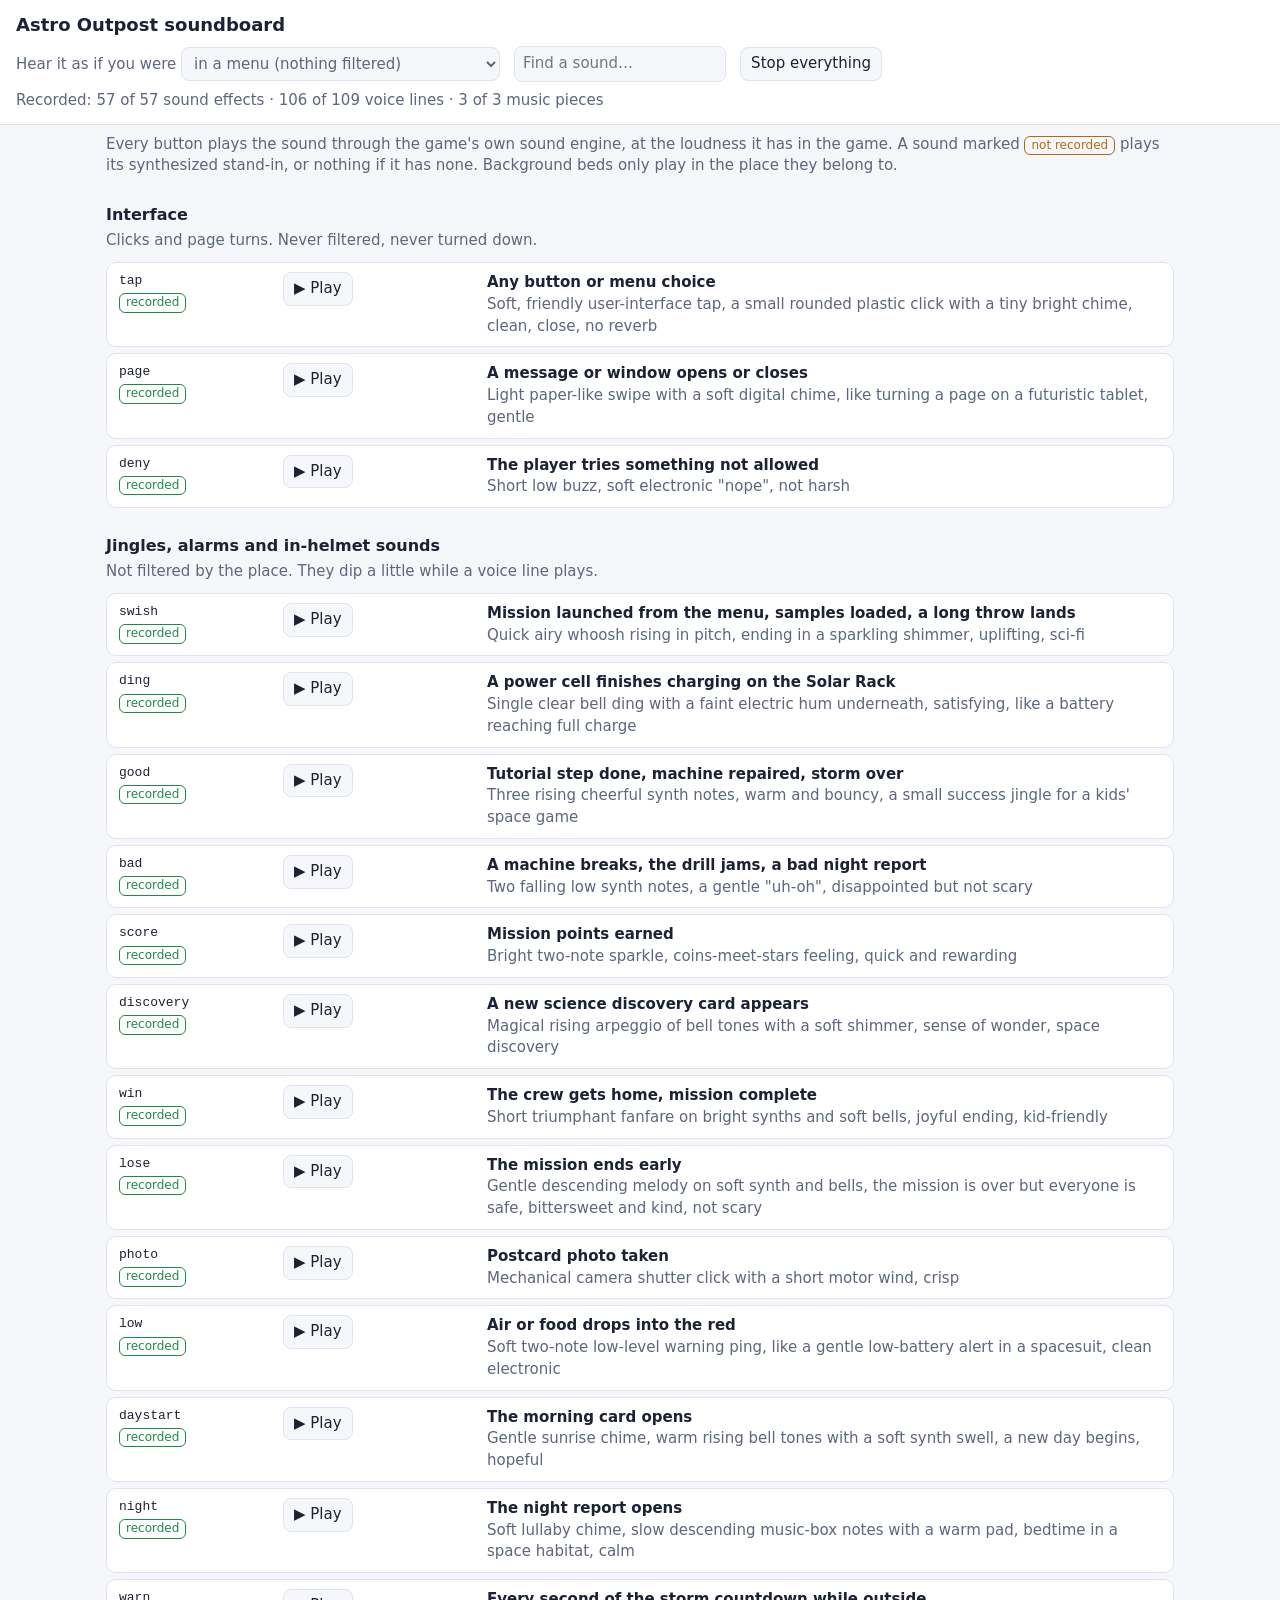
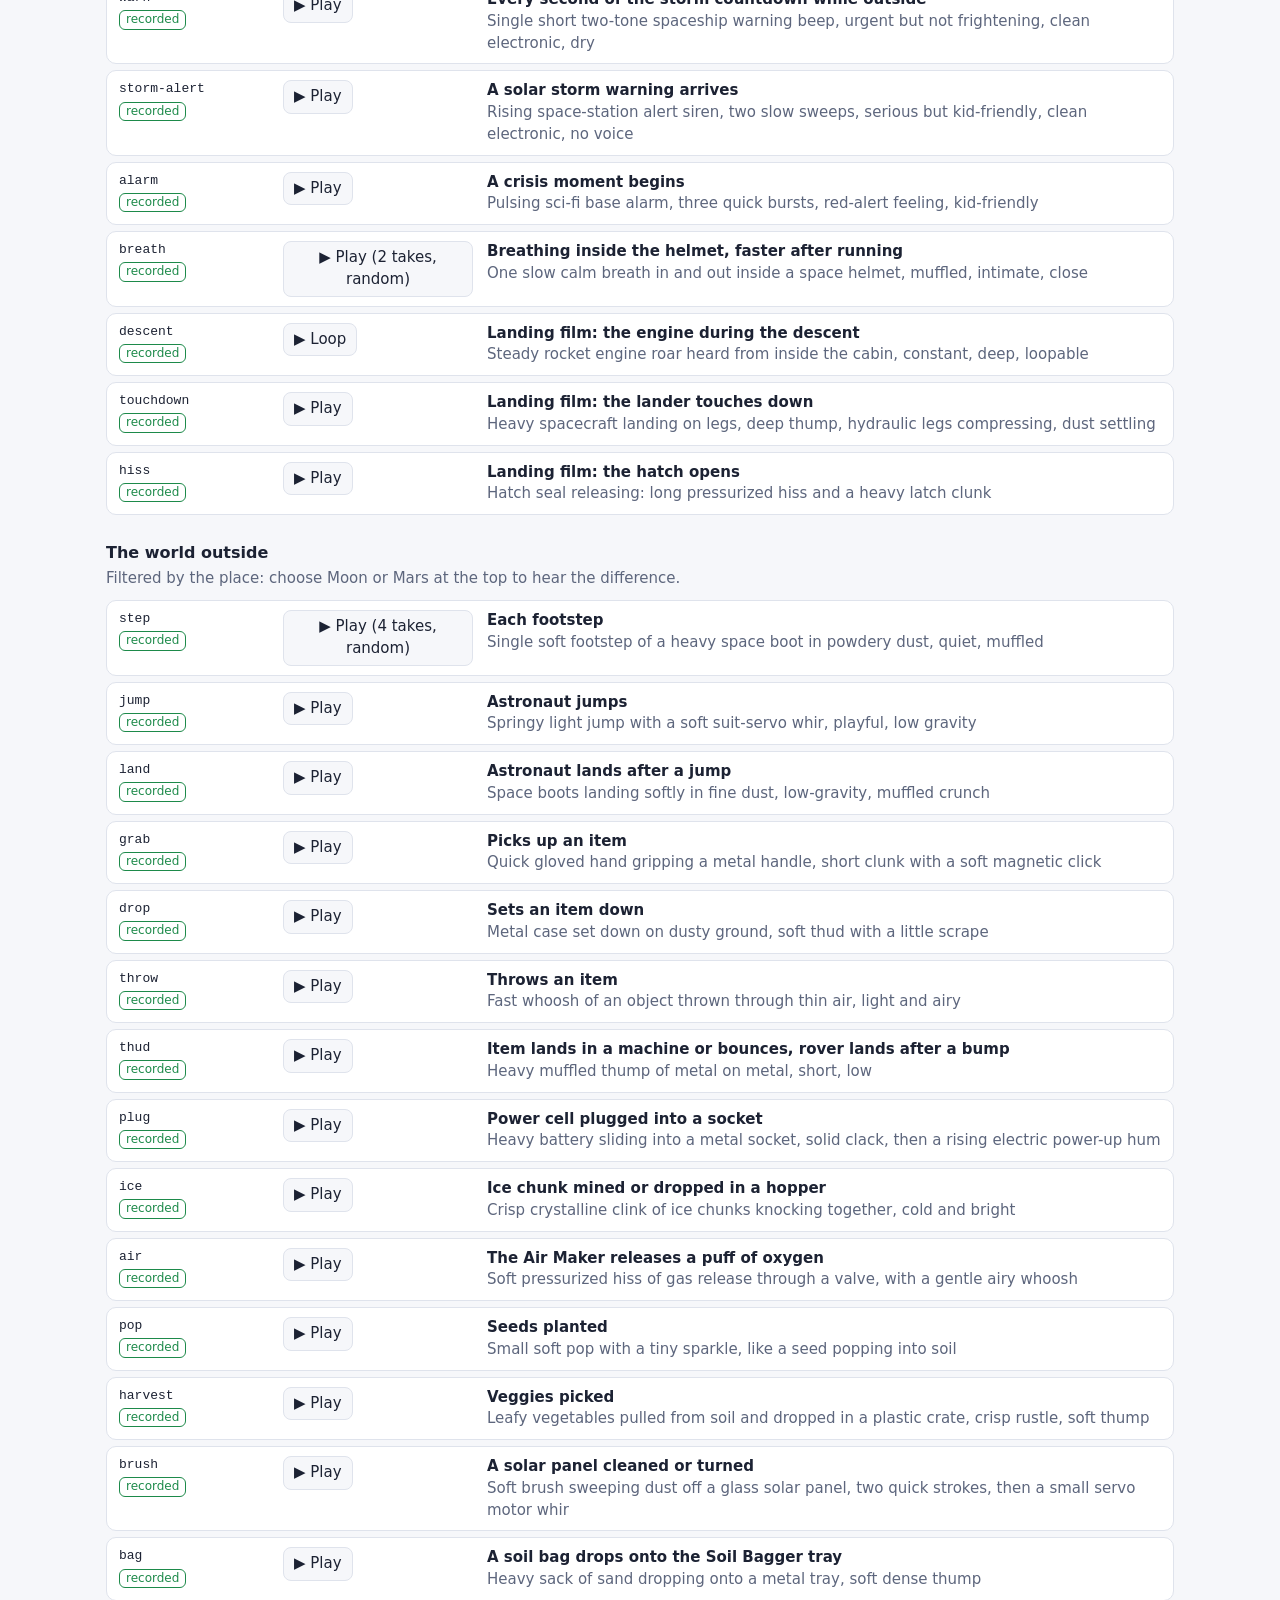
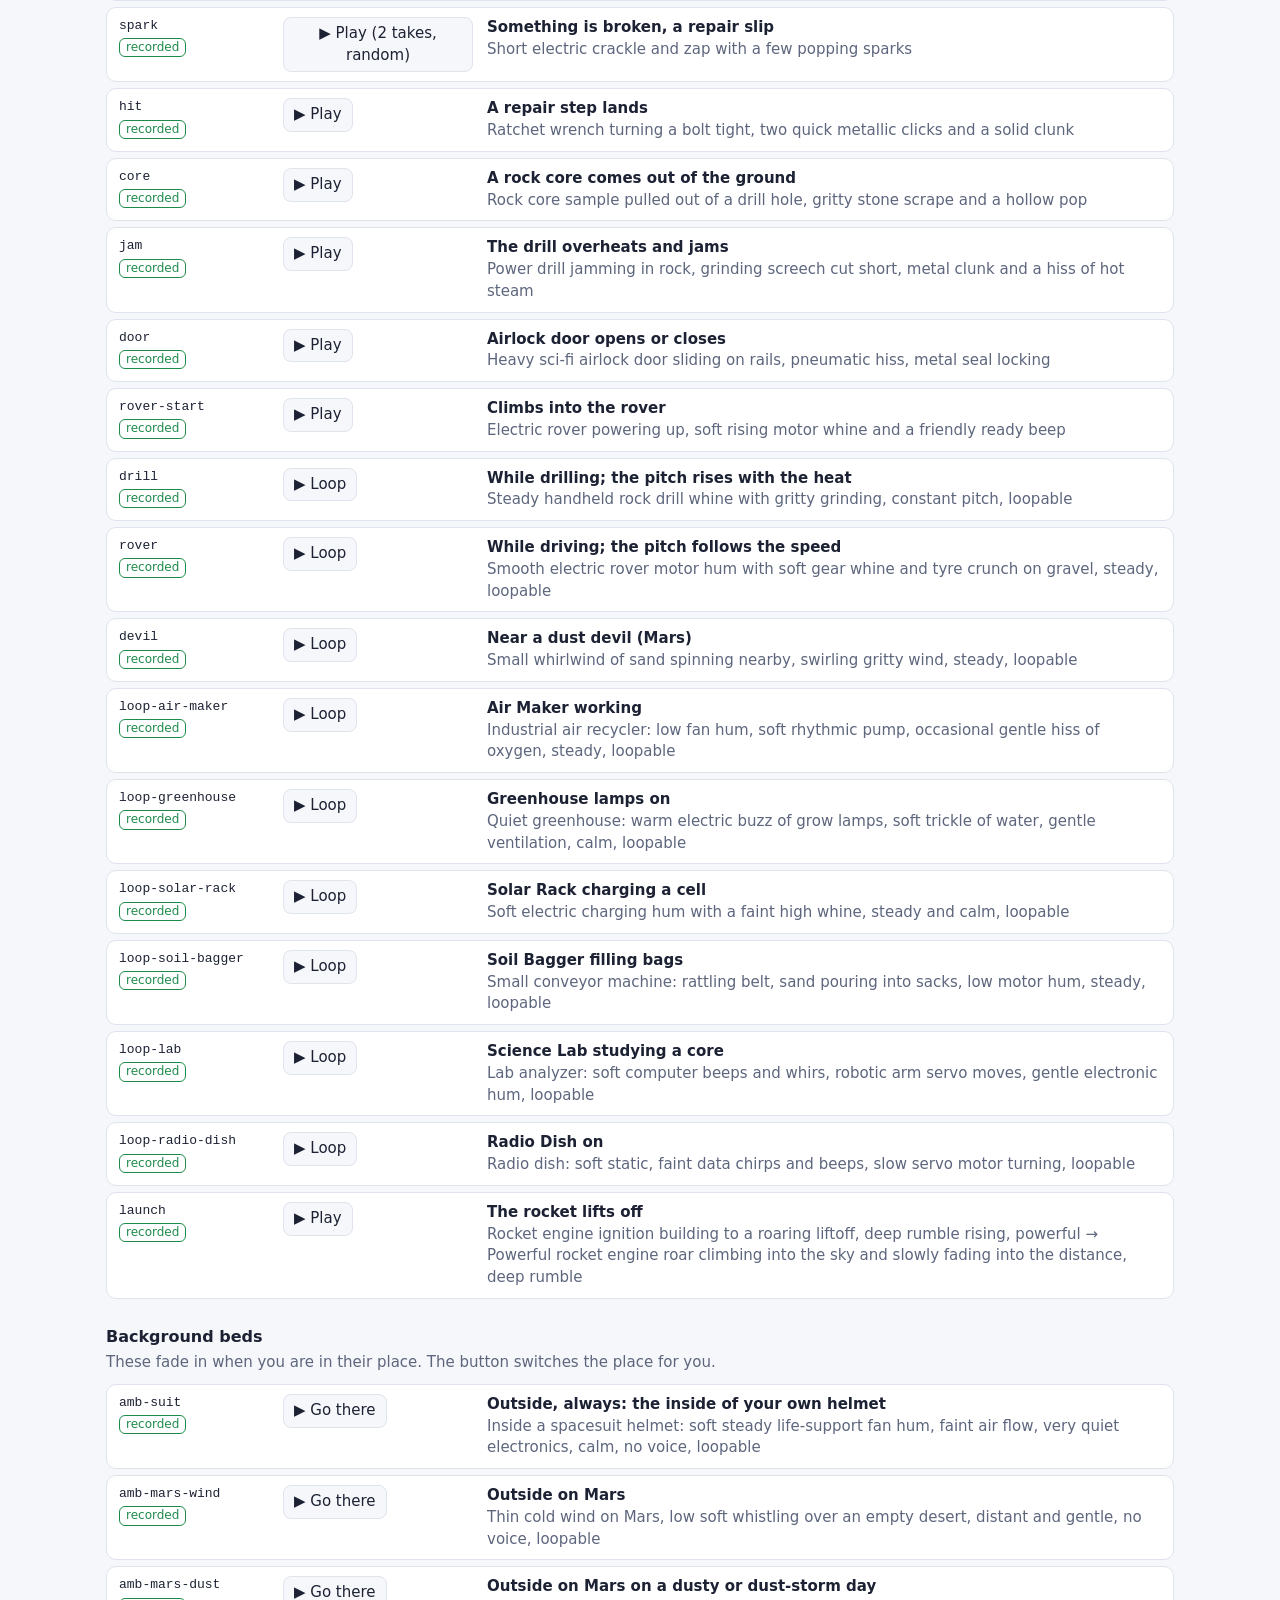
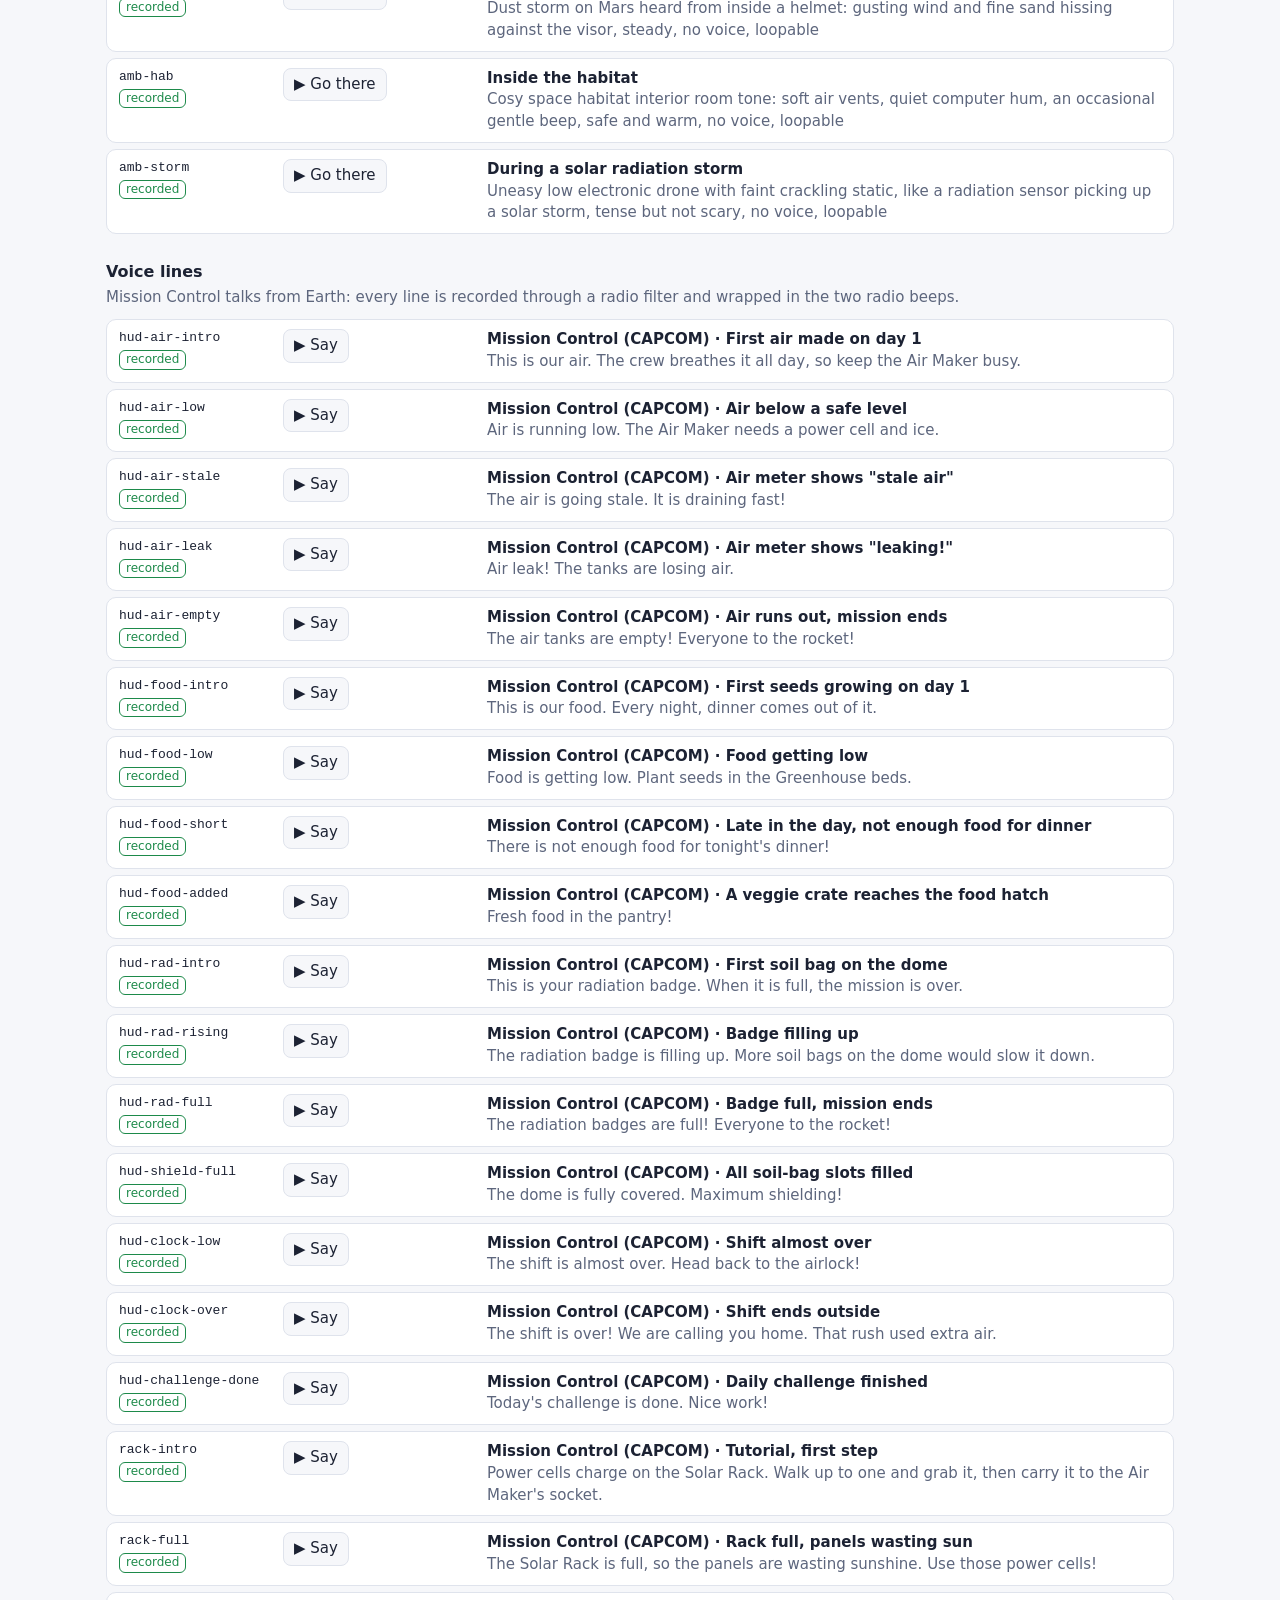
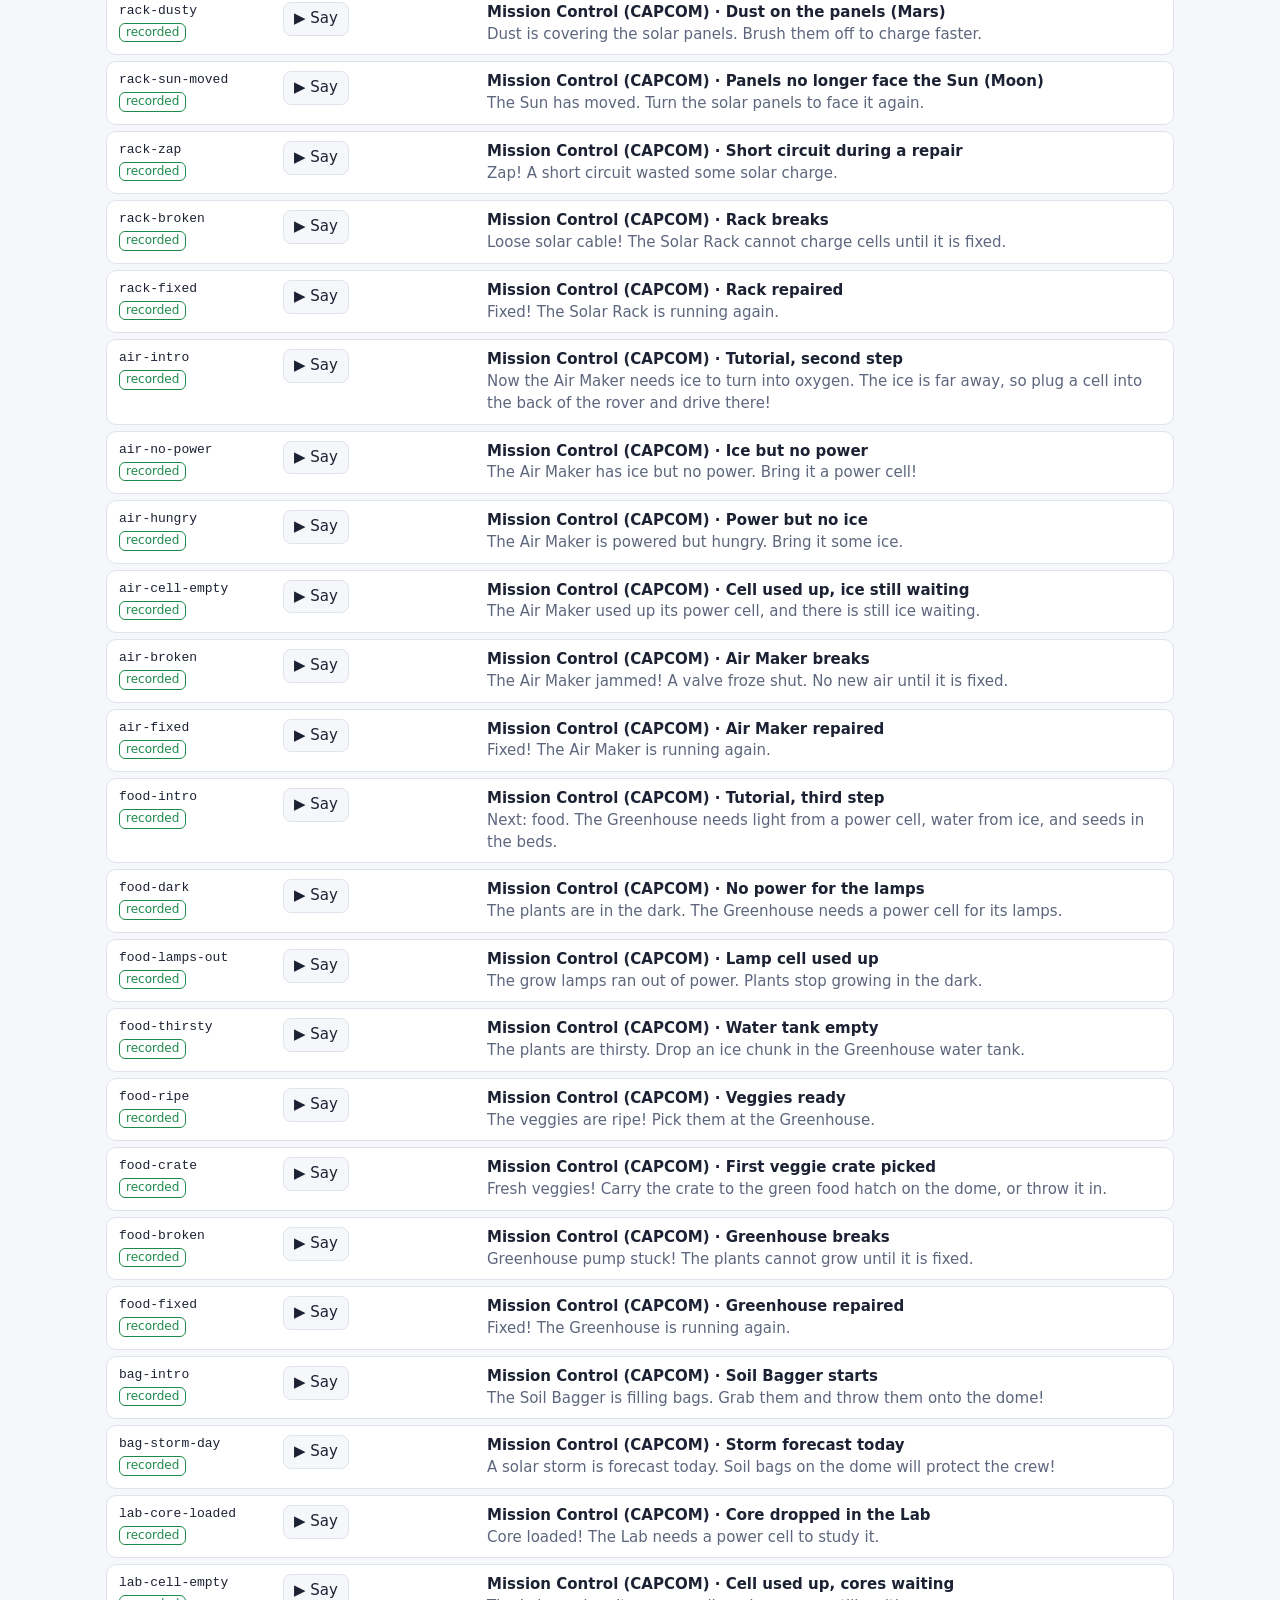
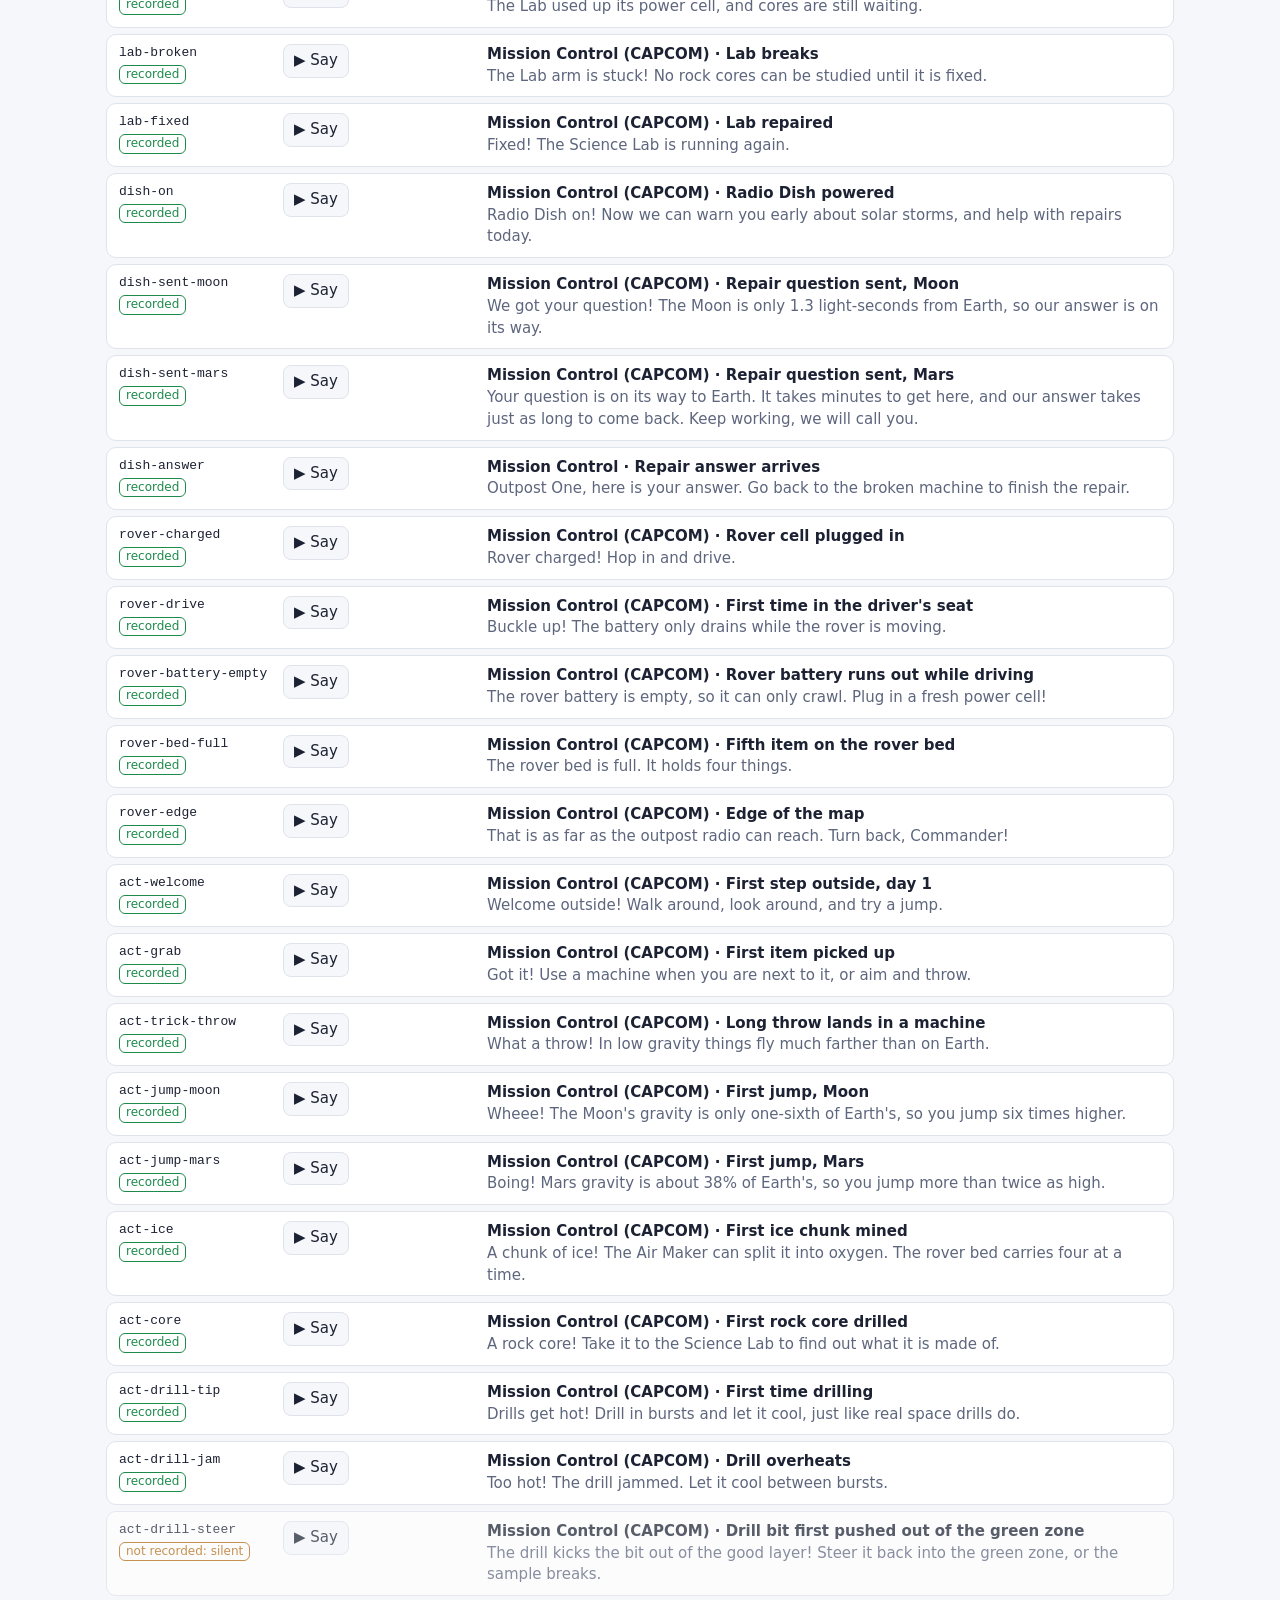
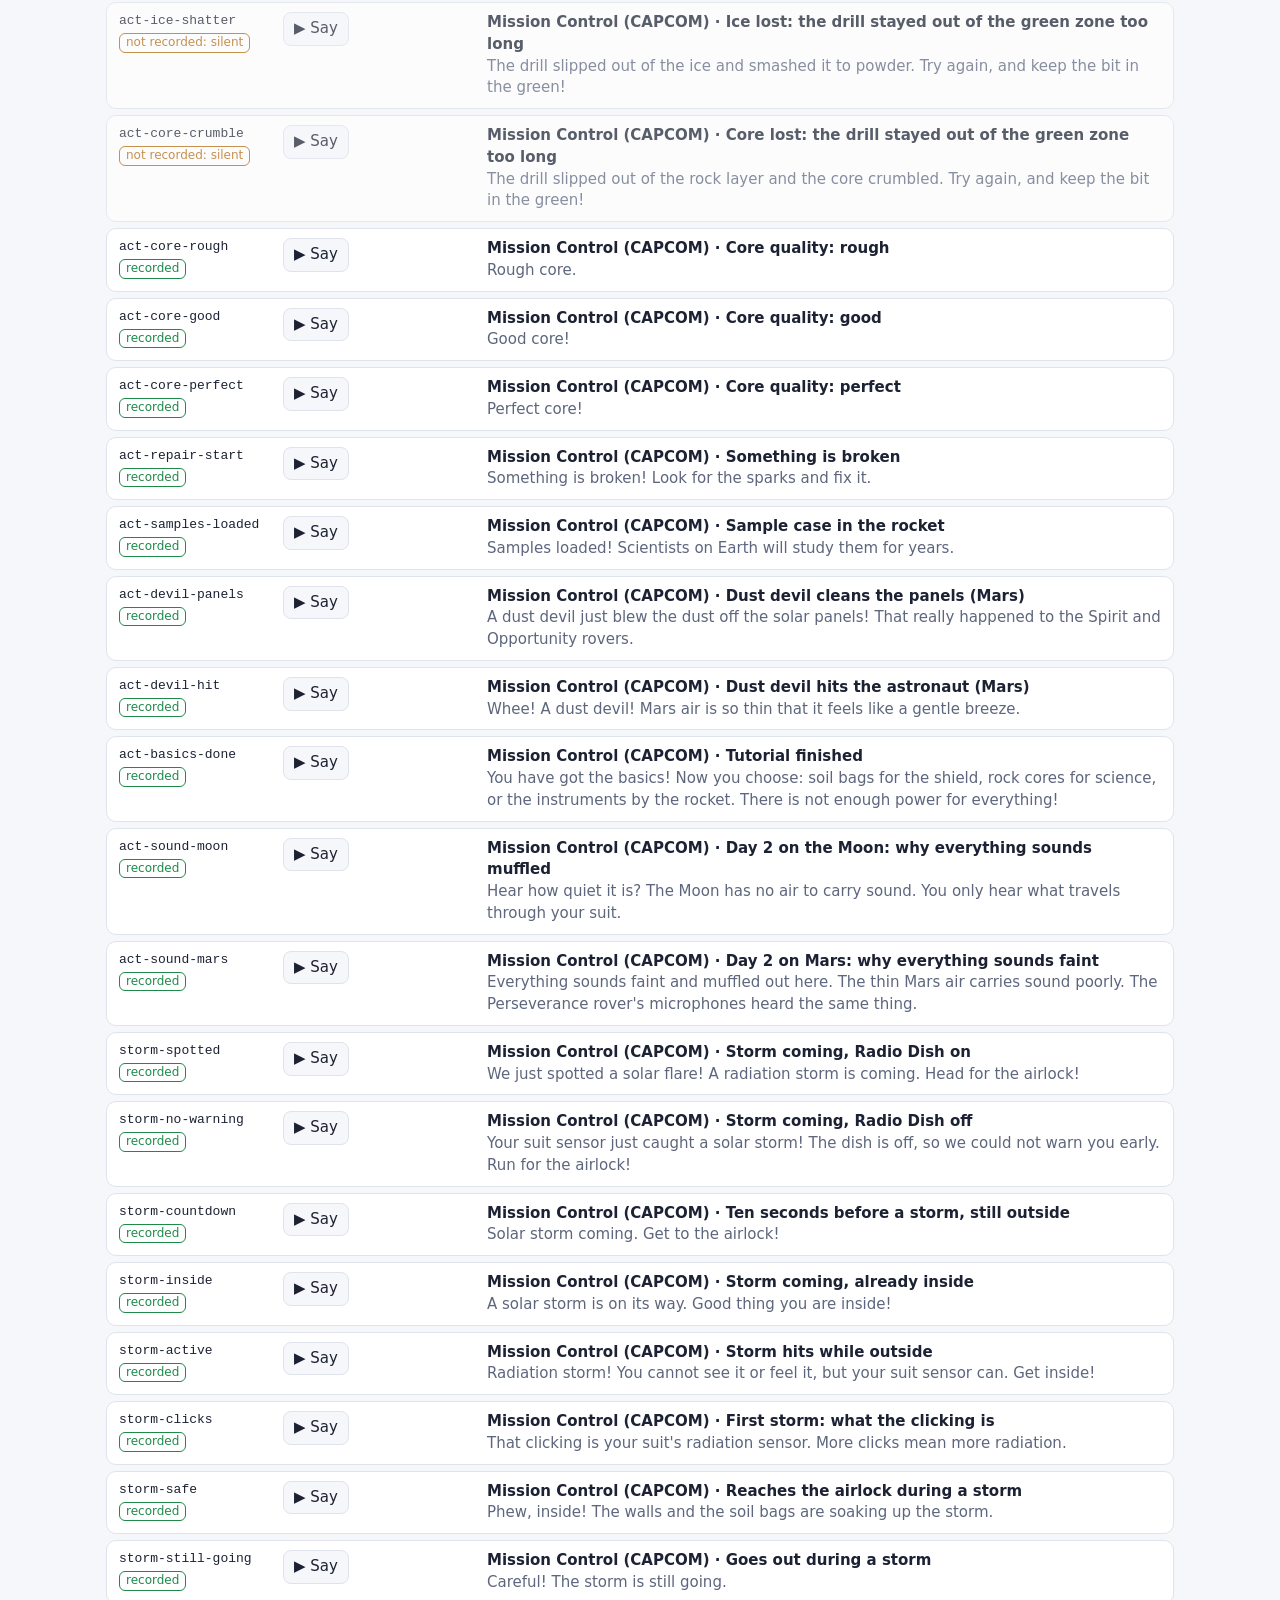
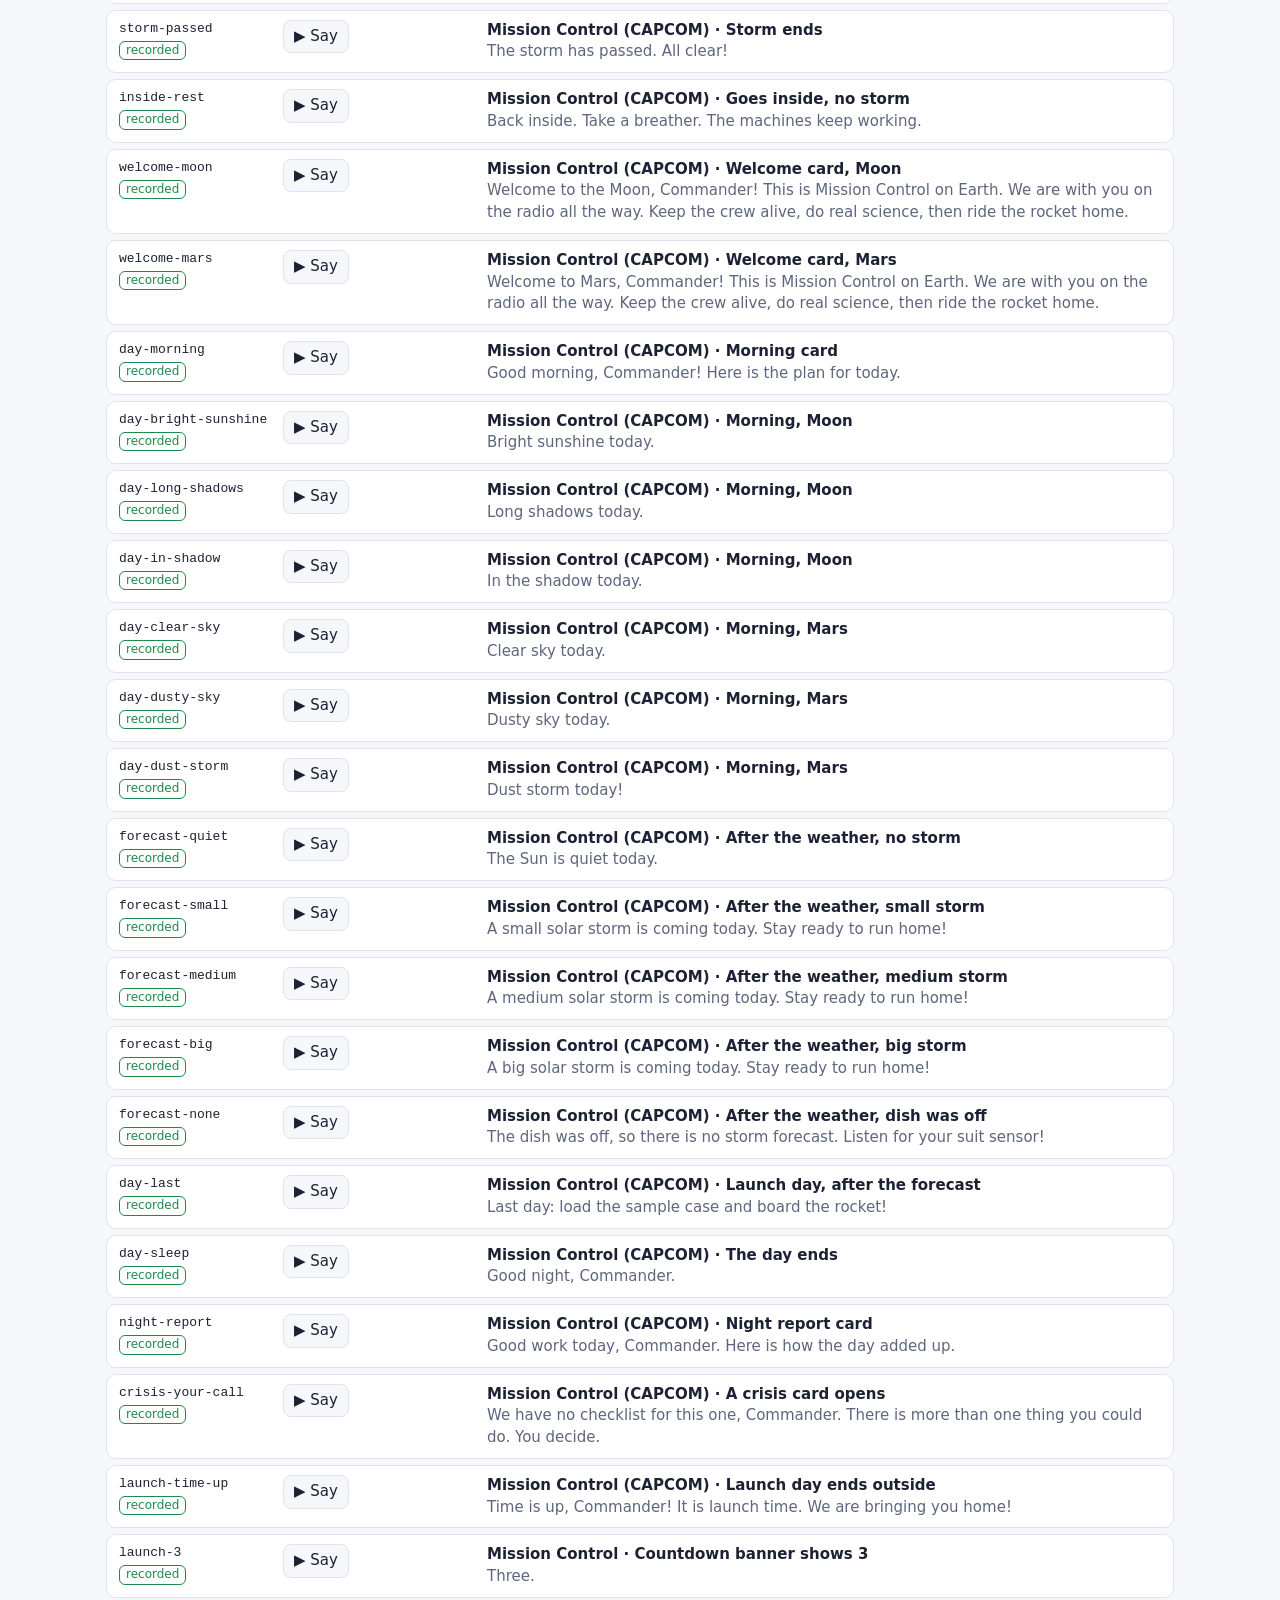
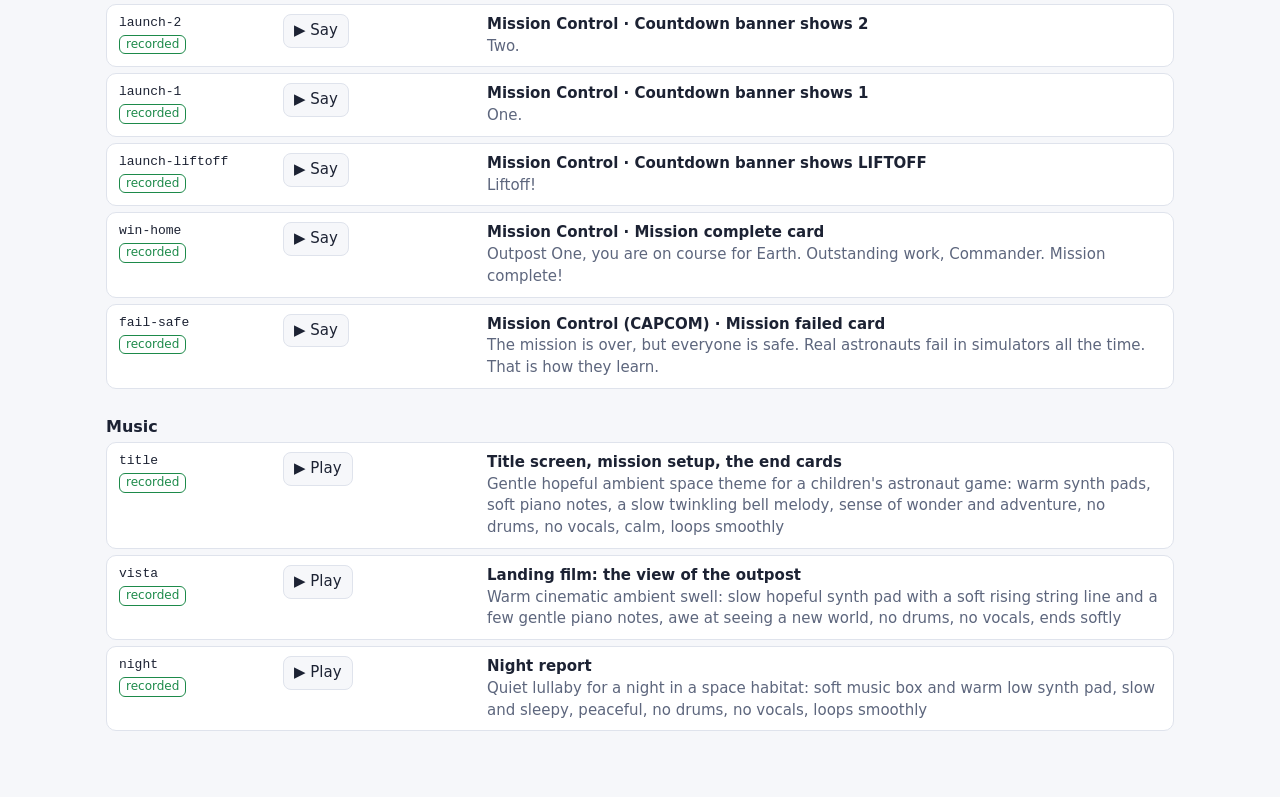
<file: tools/audio/soundboard.html>
<!doctype html>
<html lang="en">
<head>
<meta charset="utf-8">
<meta name="viewport" content="width=device-width, initial-scale=1">
<base href="../../">
<title>Astro Outpost soundboard</title>
<style>
  :root { --bg: #f6f7fa; --card: #fff; --ink: #1c2233; --dim: #5d667d; --line: #dfe3ec; --acc: #2f6fed; --warn: #b4690e; --ok: #1d8a4a; }
  @media (prefers-color-scheme: dark) { :root { --bg: #12151d; --card: #1b2030; --ink: #e9ecf5; --dim: #9aa3ba; --line: #2c3348; --acc: #7aa6ff; --warn: #f0b35c; --ok: #5fd08e; } }
  * { box-sizing: border-box; }
  body { margin: 0; background: var(--bg); color: var(--ink); font: 15px/1.45 system-ui, "Segoe UI", sans-serif; }
  header { position: sticky; top: 0; z-index: 2; background: var(--card); border-bottom: 1px solid var(--line); padding: 12px 16px; }
  header h1 { font-size: 18px; margin: 0 0 8px; }
  .bar { display: flex; flex-wrap: wrap; gap: 8px 14px; align-items: center; }
  .bar label { color: var(--dim); }
  select, input[type=search] { font: inherit; color: inherit; background: var(--bg); border: 1px solid var(--line); border-radius: 8px; padding: 6px 8px; }
  input[type=search] { min-width: 180px; }
  main { max-width: 1100px; margin: 0 auto; padding: 8px 16px 60px; }
  h2 { font-size: 16px; margin: 26px 0 4px; }
  .sub { color: var(--dim); margin: 0 0 10px; }
  .row { display: grid; grid-template-columns: 150px 190px 1fr; gap: 6px 14px; align-items: start; background: var(--card); border: 1px solid var(--line); border-radius: 10px; padding: 9px 12px; margin-bottom: 6px; }
  .row.none { opacity: 0.72; }
  .btns { display: flex; flex-wrap: wrap; gap: 6px; }
  button { font: inherit; cursor: pointer; border: 1px solid var(--line); background: var(--bg); color: var(--ink); border-radius: 8px; padding: 5px 10px; }
  button:hover { border-color: var(--acc); }
  button.on { background: var(--acc); color: #fff; border-color: var(--acc); }
  .id { font: 13px/1.4 ui-monospace, Consolas, monospace; word-break: break-all; }
  .tag { display: inline-block; font-size: 12px; border-radius: 6px; padding: 0 6px; margin-top: 3px; border: 1px solid var(--line); color: var(--dim); }
  .tag.ok { color: var(--ok); border-color: var(--ok); } .tag.no { color: var(--warn); border-color: var(--warn); }
  .when { font-weight: 600; } .text { color: var(--dim); }
  @media (max-width: 760px) { .row { grid-template-columns: 1fr; } }
</style>
</head>
<body>
<header>
  <h1>Astro Outpost soundboard</h1>
  <div class="bar">
    <label>Hear it as if you were
      <select id="place">
        <option value="menu">in a menu (nothing filtered)</option>
        <option value="out,moon">outside on the Moon (muffled: no air)</option>
        <option value="out,mars">outside on Mars (thin air)</option>
        <option value="in,moon">inside the habitat</option>
      </select>
    </label>
    <input id="find" type="search" placeholder="Find a sound…" aria-label="Find a sound">
    <button id="stop">Stop everything</button>
    <span id="count" class="text"></span>
  </div>
</header>
<main>
  <p class="sub">Every button plays the sound through the game's own sound engine, at the loudness it has in the game. A sound marked
    <span class="tag no">not recorded</span> plays its synthesized stand-in, or nothing if it has none. Background beds only play in the place they belong to.</p>
  <div id="list"></div>
</main>

<script src="tools/audio/manifest.js"></script>
<script src="js/sfx-data.js"></script>
<script src="js/audio-list.js"></script>
<script src="js/audio.js"></script>
<script>
(function () {
  'use strict';
  var M = window.AUDIO_MANIFEST, Au = JA.audio, meta = Au.debug.meta, VO = JA.VOICE || {}, MU = JA.MUSIC || {};
  var list = document.getElementById('list'), looping = {}, bedPlace = { 'amb-suit': 'out,moon', 'amb-mars-wind': 'out,mars', 'amb-mars-dust': 'out,mars', 'amb-hab': 'in,moon', 'amb-storm': 'out,moon' };
  function el(tag, cls, text) { var e = document.createElement(tag); if (cls) e.className = cls; if (text != null) e.textContent = text; return e; }
  function row(id, have, standIn, when, text, buttons) {
    var r = el('div', 'row' + (have ? '' : ' none'));
    var a = el('div'); a.appendChild(el('div', 'id', id));
    a.appendChild(el('span', 'tag ' + (have ? 'ok' : 'no'), have ? 'recorded' : standIn ? 'not recorded: stand-in' : 'not recorded: silent'));
    var b = el('div', 'btns'); buttons.forEach(function (x) { b.appendChild(x); });
    var c = el('div'); c.appendChild(el('div', 'when', when)); c.appendChild(el('div', 'text', text));
    r.appendChild(a); r.appendChild(b); r.appendChild(c);
    r.setAttribute('data-find', (id + ' ' + when + ' ' + text).toLowerCase());
    return r;
  }
  function btn(label, fn) { var b = el('button', '', label); b.addEventListener('click', function () { Au.unlock(); fn(b); }); return b; }
  function section(title, sub) { list.appendChild(el('h2', '', title)); if (sub) list.appendChild(el('p', 'sub', sub)); }
  var place = document.getElementById('place');
  function setPlace(v, storm, dust) { place.value = v; var p = v.split(','); Au.scene({ place: p[0], site: p[1] || '', storm: storm || 0, dust: dust || 0 }); }

  var groups = [['ui', 'Interface', 'Clicks and page turns. Never filtered, never turned down.'],
    ['fx', 'Jingles, alarms and in-helmet sounds', 'Not filtered by the place. They dip a little while a voice line plays.'],
    ['world', 'The world outside', 'Filtered by the place: choose Moon or Mars at the top to hear the difference.'],
    ['amb', 'Background beds', 'These fade in when you are in their place. The button switches the place for you.']];
  groups.forEach(function (g) {
    section(g[1], g[2]);
    M.SFX.filter(function (s) { return s.bus === g[0]; }).forEach(function (s) {
      var have = !!meta[s.id], standIn = Au.debug.synth.indexOf(s.id) >= 0, buttons = [];
      var prompt = s.parts ? s.parts.map(function (p) { return p.prompt; }).join(' → ') : s.prompt;
      if (g[0] === 'amb') {
        buttons.push(btn('▶ Go there', function () { setPlace(bedPlace[s.id], s.id === 'amb-storm' ? 2 : 0, s.id === 'amb-mars-dust' ? 1 : 0); }));
      } else if (s.loop) {
        buttons.push(btn('▶ Loop', function (b) {
          if (looping[s.id]) { Au.stopLoop(s.id, 0.2); delete looping[s.id]; b.classList.remove('on'); b.textContent = '▶ Loop'; }
          else { looping[s.id] = b; Au.loop(s.id, { keep: true }); b.classList.add('on'); b.textContent = '■ Stop'; }
        }));
      } else buttons.push(btn(s.n > 1 ? '▶ Play (' + (have ? meta[s.id].n || 1 : s.n) + ' takes, random)' : '▶ Play', function () { Au.play(s.id); }));
      list.appendChild(row(s.id, have, standIn, s.when, prompt, buttons));
    });
  });

  section('Voice lines', 'Mission Control talks from Earth: every line is recorded through a radio filter and wrapped in the two radio beeps.');
  M.VOICE.forEach(function (v) {
    list.appendChild(row(v.id, !!VO[v.id], false, M.CAST[v.who].name + ' · ' + v.when, v.text, [btn('▶ Say', function () { Au.line(v.id); })]));
  });
  section('Music');
  M.MUSIC.forEach(function (m) {
    list.appendChild(row(m.id, !!MU[m.id], false, m.when, m.prompt, [btn('▶ Play', function () { Au.music(m.id); })]));
  });

  var nS = M.SFX.filter(function (s) { return meta[s.id]; }).length, nV = M.VOICE.filter(function (v) { return VO[v.id]; }).length, nM = M.MUSIC.filter(function (m) { return MU[m.id]; }).length;
  document.getElementById('count').textContent = 'Recorded: ' + nS + ' of ' + M.SFX.length + ' sound effects · ' + nV + ' of ' + M.VOICE.length + ' voice lines · ' + nM + ' of ' + M.MUSIC.length + ' music pieces';

  place.addEventListener('change', function () { Au.unlock(); setPlace(place.value); });
  document.getElementById('stop').addEventListener('click', function () {
    Object.keys(looping).forEach(function (id) { Au.stopLoop(id, 0.2); looping[id].classList.remove('on'); looping[id].textContent = '▶ Loop'; delete looping[id]; });
    Au.stopAll(); Au.music(null); setPlace('menu');
  });
  document.getElementById('find').addEventListener('input', function () {
    var q = this.value.trim().toLowerCase();
    Array.prototype.forEach.call(list.querySelectorAll('.row'), function (r) { r.style.display = !q || r.getAttribute('data-find').indexOf(q) >= 0 ? '' : 'none'; });
  });
  var last = performance.now();
  (function tick(now) { requestAnimationFrame(tick); Au.frame(Math.min(0.1, (now - last) / 1000 || 0)); last = now; })(last);
  setPlace('menu');
})();
</script>
</body>
</html>
</file>
